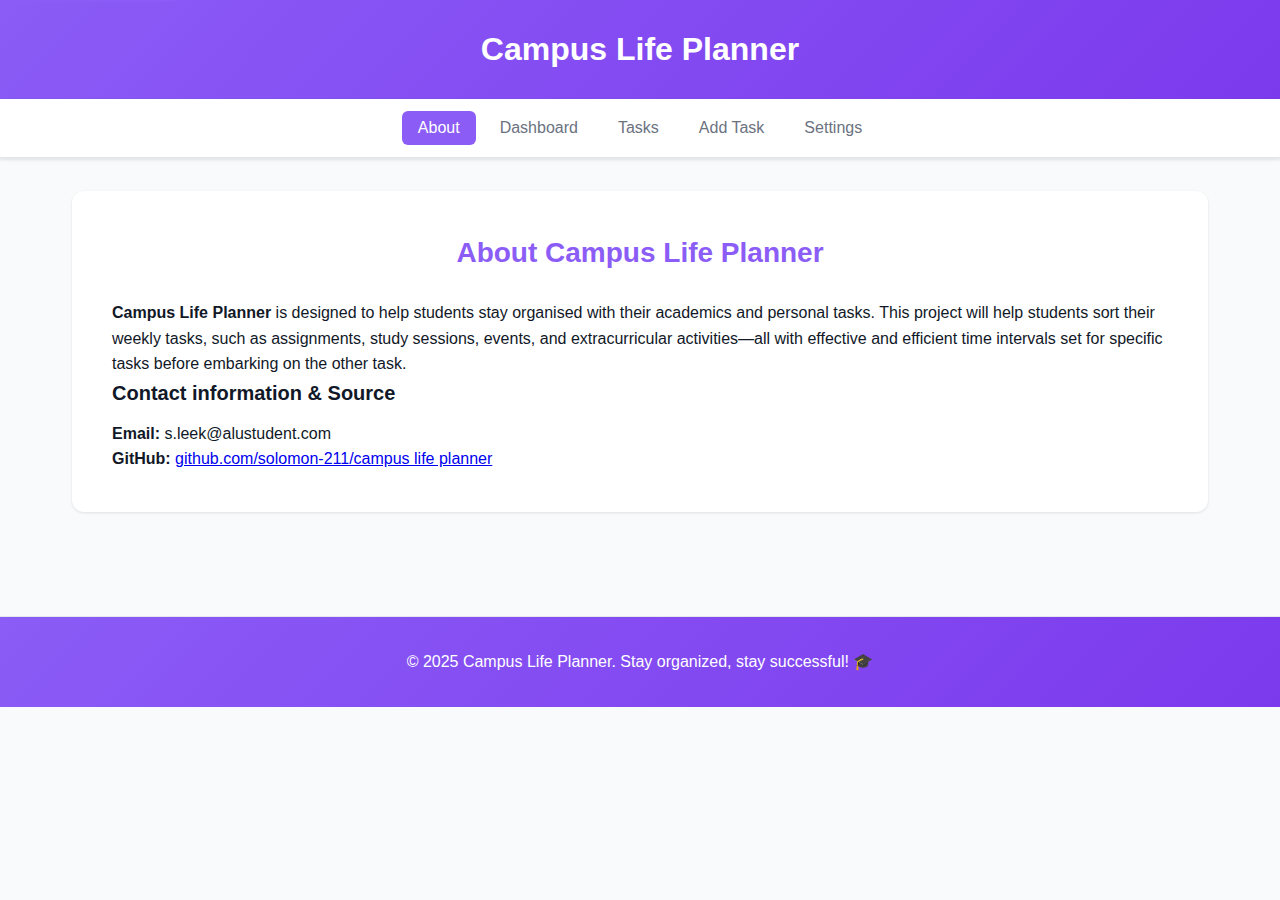
<file: index.html>
<!DOCTYPE html>
<html lang="en">
<head>
    <meta charset="UTF-8">
    
    <meta name="viewport" content="width=device-width, initial-scale=1.0">
    <title>Campus Life Planner</title>
    <link rel="stylesheet" href="styles/main.css">
</head>
<body>
    <a href="#main-content" class="skip-link">Skip to main content</a>
    <!-- Header section -->
    <header>
        <h1>Campus Life Planner</h1>
    </header>

    <nav role="navigation" aria-label="Main navigation">
        <ul>
            <li><button data-section="about" class="active">About</button></li>
            <li><button data-section="dashboard">Dashboard</button></li>
            <li><button data-section="tasks">Tasks</button></li>
            <li><button data-section="add">Add Task</button></li>
            <li><button data-section="settings">Settings</button></li>
        </ul>
    </nav>

    <main id="main-content">
        <!-- Status Messages -->
        <div role="status" aria-live="polite" aria-atomic="true" id="status-message" class="status-message"></div>

        <!-- About Section -->
        <section id="about" class="active">
            <h2>About Campus Life Planner</h2>
            <p><strong>Campus Life Planner</strong> is designed to help students stay organised with their academics and personal tasks. This project will help students sort their weekly tasks, such as assignments, study sessions, events, and extracurricular activities—all with effective and efficient time intervals set for specific tasks before embarking on the other task.</p>

            <h3>Contact information & Source</h3>
            <p>
                <strong>Email:</strong> s.leek@alustudent.com<br>
                <strong>GitHub:</strong> <a href="https://github.com/solomon-211/frontend_web_development_summative_assignment">github.com/solomon-211/campus life planner</a>
            </p>
        </section>

        <!-- Dashboard Section -->
        <section id="dashboard">
            <h2>Dashboard Overview</h2>
            
            <div class="stats-grid">
                <div class="stat-card">
                    <div class="stat-label">Total Tasks</div>
                    <div class="stat-value" id="stat-total">0</div>
                </div>
                <div class="stat-card">
                    <div class="stat-label">Total Hours</div>
                    <div class="stat-value" id="stat-hours">0</div>
                </div>
                <div class="stat-card">
                    <div class="stat-label">Top Tag</div>
                    <div class="stat-value" id="stat-top" style="font-size: 1.25rem;">-</div>
                </div>
                <div class="stat-card">
                    <div class="stat-label">This Week</div>
                    <div class="stat-value" id="stat-week">0h</div>
                </div>
            </div>

            <div class="form-group">
                <label for="weekly-goal">Weekly Time Goal (hours)</label>
                <input type="number" id="weekly-goal" min="0" step="0.5" placeholder="Set weekly goal">
            </div>
            
            <div role="status" aria-live="assertive" aria-atomic="true" id="goal-status"></div>

            <div class="trend-section">
                <h3>Time Spent (Last 7 Days)</h3>
                <div id="trend-chart"></div>
            </div>
        </section>

        <!-- Tasks Section -->
        <section id="tasks">
            <h2>Your Tasks</h2>

            <fieldset class="controls">
                <legend>Search Tasks</legend>
                <div class="search-box">
                    <input type="text" id="search-input" placeholder="Enter regex pattern (e.g., study|homework)" aria-label="Search tasks with regex">
                    <div class="search-options">
                        <label>
                            <input type="checkbox" id="case-insensitive" checked> Case insensitive
                        </label>
                        <button class="btn btn-secondary btn-sm" id="clear-search">Clear Search</button>
                    </div>
                </div>
            </fieldset>

            <div class="table-container">
                <table id="tasks-table">
                    <thead>
                        <tr>
                            <th class="sortable" data-sort="title">Title</th>
                            <th class="sortable" data-sort="duration">Duration</th>
                            <th class="sortable" data-sort="tag">Tag</th>
                            <th class="sortable" data-sort="dueDate">Due Date</th>
                            <th>Actions</th>
                        </tr>
                    </thead>
                    <tbody id="tasks-tbody"></tbody>
                </table>
            </div>

            <div class="tasks-cards" id="tasks-cards"></div>

            <div class="empty-state" id="empty-state">
                <div class="empty-state-icon"></div>
                <h3>No tasks yet</h3>
                <p>Add your first task to get organized!</p>
            </div>
        </section>

        <!-- Add/Edit Section -->
        <section id="add">
            <h2 id="form-title">Add New Task</h2>
            <fieldset>
                <legend>Task Details</legend>
                <div style="margin-bottom: 0.5rem;">
                    Please fill out the form below to add a new task or edit an existing one.
                </div>
            <form id="task-form">
                <input type="hidden" id="edit-id">
                
                <div class="form-group">
                    <label for="title">Task Title</label>
                    <input type="text" id="title" required 
                            aria-required="true"
                            placeholder="Enter task title"
                            aria-labelledby="title-label"
                            aria-describedby="title-error title-help"
                            pattern="^\S(?:.*\S)?$"
                            data-advanced-regex="\b(\w+)\s+\1\b">
                    <div class="error-message">Title cannot have leading/trailing spaces or duplicate words.</div>
                </div>

                <div class="form-group">
                    <label for="duration">Duration (minutes)</label>
                    <input type="text" id="duration" required aria-required="true" placeholder="e.g., 90">
                    <div class="error-message">Enter a valid duration (positive integer)</div>
                </div>

                <div class="form-group">
                    <label for="tag">Tag </label>
                    <select id="tag" required aria-required="true">
                        <option value="">Select tag</option>
                    </select>
                    <div class="error-message">Please select a valid tag</div>
                </div>

                <div class="form-group">
                    <label for="dueDate">Due Date</label>
                    <input type="date" id="dueDate" name="dueDate" required aria-required="true">
                    <div class="error-message">Date must be in YYYY-MM-DD format.</div>
                    <div style="margin-top: 0.5rem;">
                        Date must be in the format YYYY-MM-DD and cannot be in other formats!
                    </div>
                </div>
                <div class="form-group">
                    <label for="priority">Priority</label>
                    <select id="priority">
                        <option value="low">Low</option>
                        <option value="medium" selected>Medium</option>
                        <option value="high">High</option>
                    </select>
                    <div style="margin-top: 0.5rem;">
                        Set task priority level
                    </div>
                </div>

                <div class="btn-group">
                    <button type="submit" class="btn btn-primary" id="submit-btn">Add Task</button>
                    <button type="button" class="btn btn-secondary" id="cancel-btn">Cancel</button>
                </div>
            </form>
            </fieldset>
        </section>

        <!-- Settings Section -->
        <section id="settings">
            <h2>Settings</h2>
            <fieldset>
                <legend>Time Display Preferences</legend>
            <div class="form-group">
                <label>
                    <input type="radio" name="time-unit" value="minutes" checked>
                    Display in Minutes
                </label>
            </div>
            <div class="form-group">
                <label>
                    <input type="radio" name="time-unit" value="hours">
                    Display in Hours
                </label>
            </fieldset>
            <fieldset>
            <legend>Data Management</legend>
            
            <div class="btn-group">
                <button class="btn btn-primary" id="export-btn">📥 Export Data (JSON)</button>
                <label class="btn btn-secondary" style="cursor: pointer;">
                    📤 Import Data (JSON)
                    <input type="file" id="import-file" accept=".json" style="display: none;">
                </label>
                <div style="margin-top: 0.5rem;">
                    Download your tasks as a JSON file for backup or transfer. 
                    You can also import tasks from a JSON file.
                </div>
            
            </fieldset>
            <fieldset>
            <legend>Tags</legend>
            <p>Manage your task tags:</p>
            <div id="tags-list"></div>
            
            <div class="tag-add">
                <input type="text" id="new-tag" placeholder="New tag name">
                <button class="btn btn-primary btn-sm" id="add-tag">Add Tag</button>
            </div>
            <div style="margin-top: 0.5rem;">
                Tags can contain letters, spaces, and hyphens only
            </div>
            </fieldset>

            <fieldset>
            <legend>Danger Zone</legend>
            <button class="btn btn-danger" id="clear-all">Clear All Data</button>
            <div style="margin-top: 0.5rem;">
                This will permanently delete all your tasks and cannot be undone unless you have an export backup.
            </div>
            </fieldset>
        </section>
    </main>
<!-- Footer section -->
    <footer>
        <p>&copy; 2025 Campus Life Planner. Stay organized, stay successful! 🎓</p>
    </footer>

    <script type="module" src="scripts/main.js"></script>
</body>
</html>
</file>
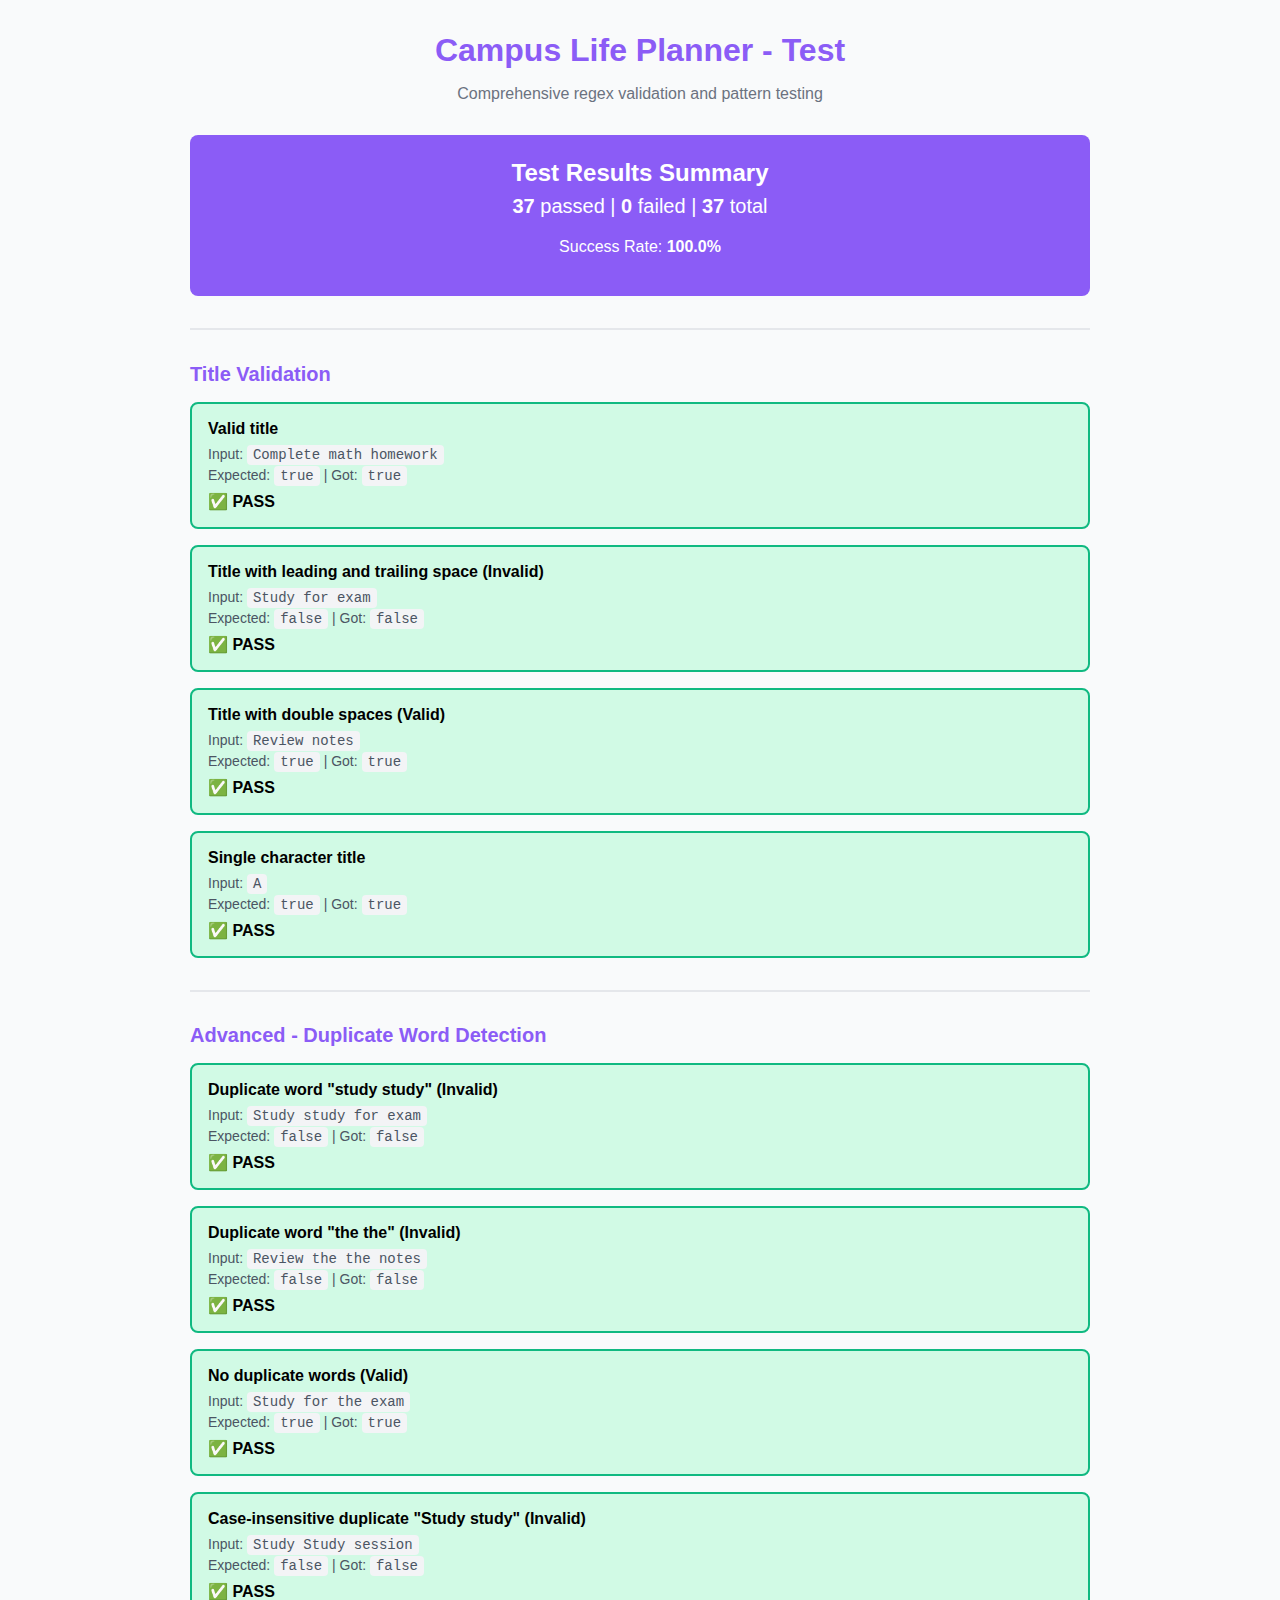
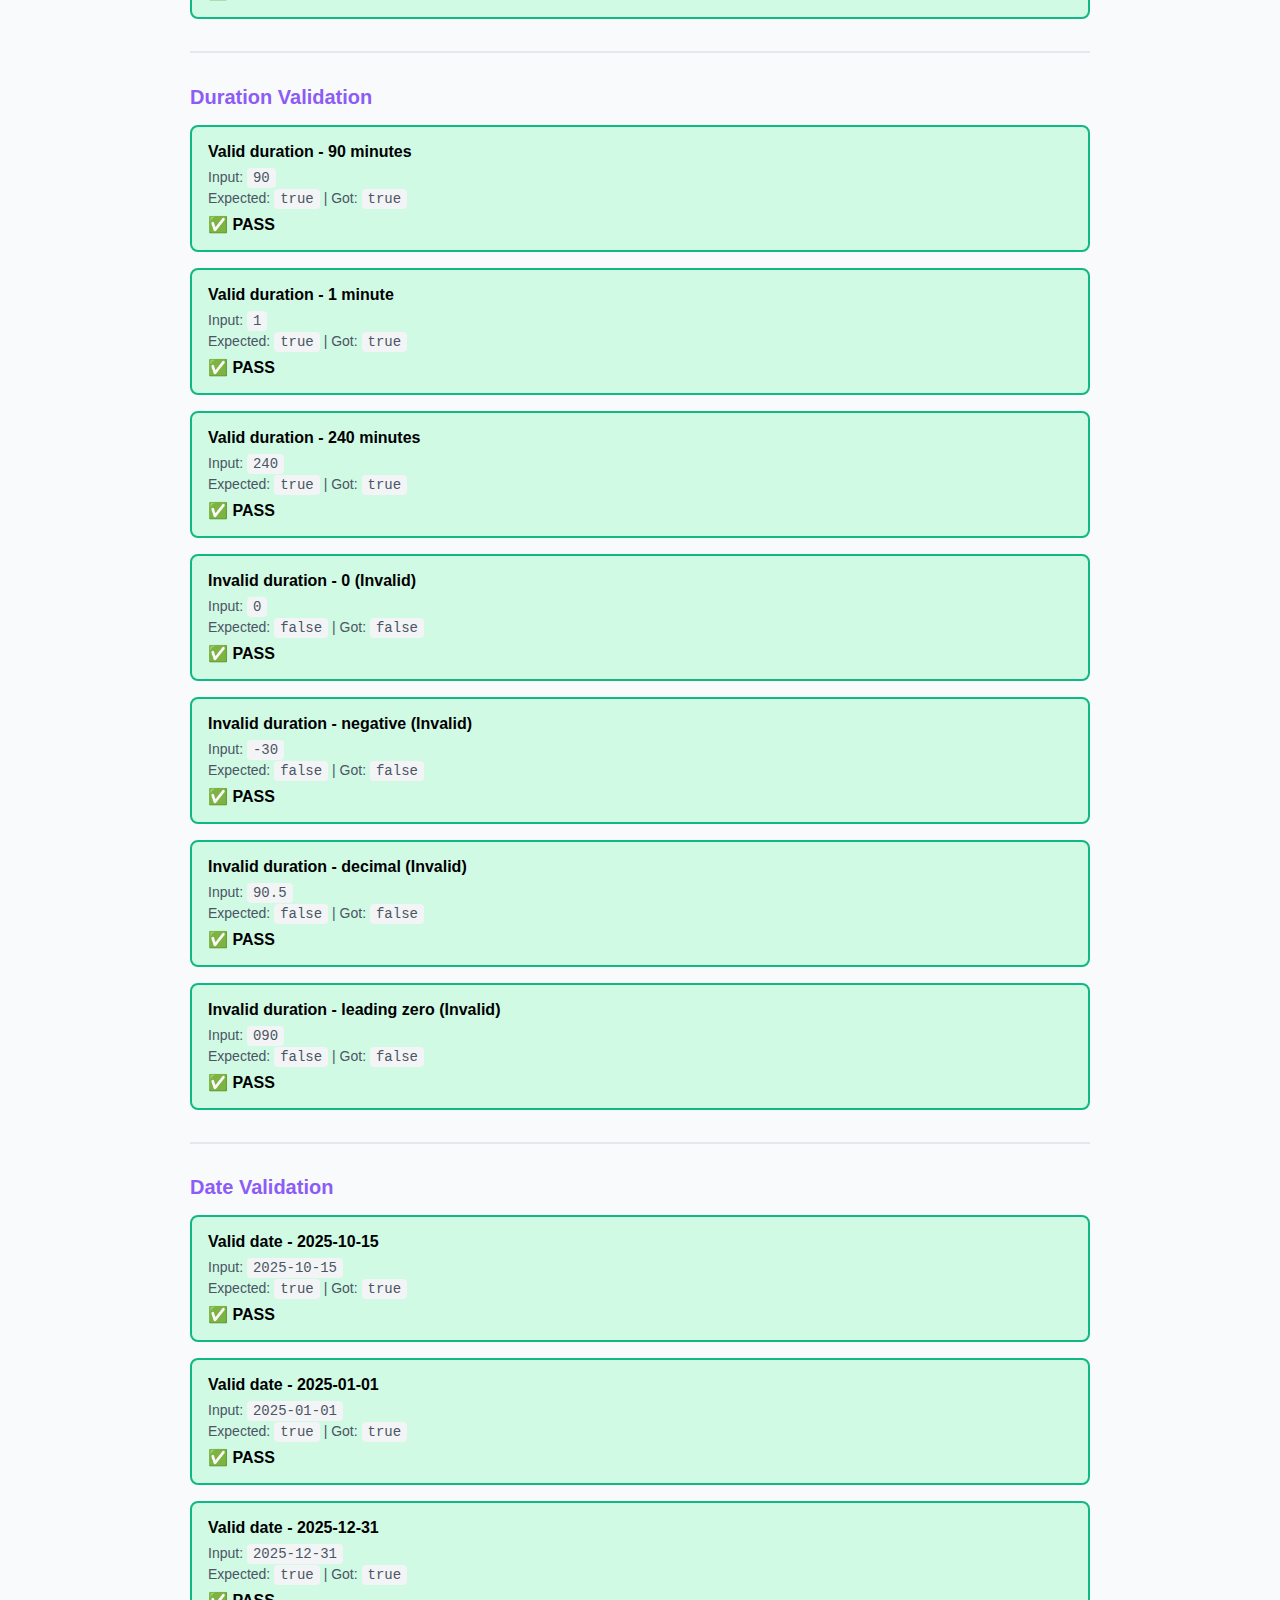
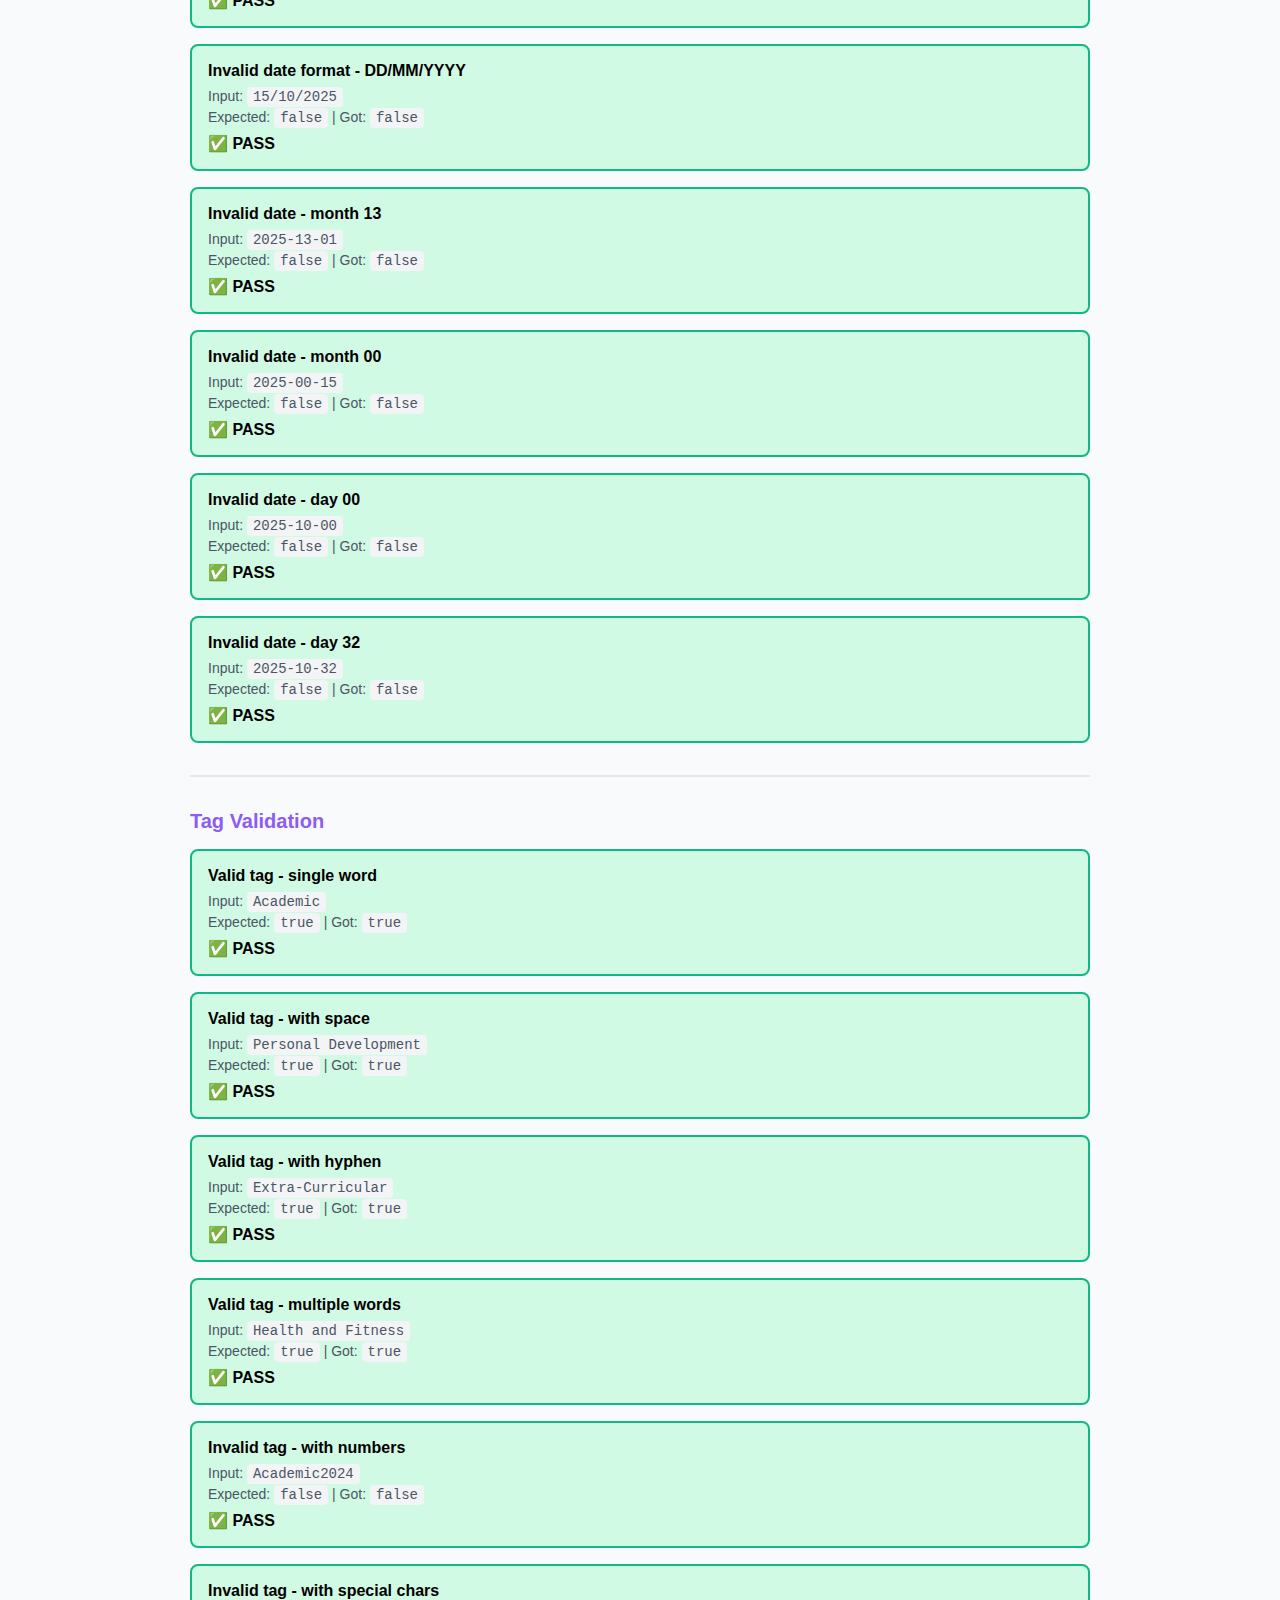
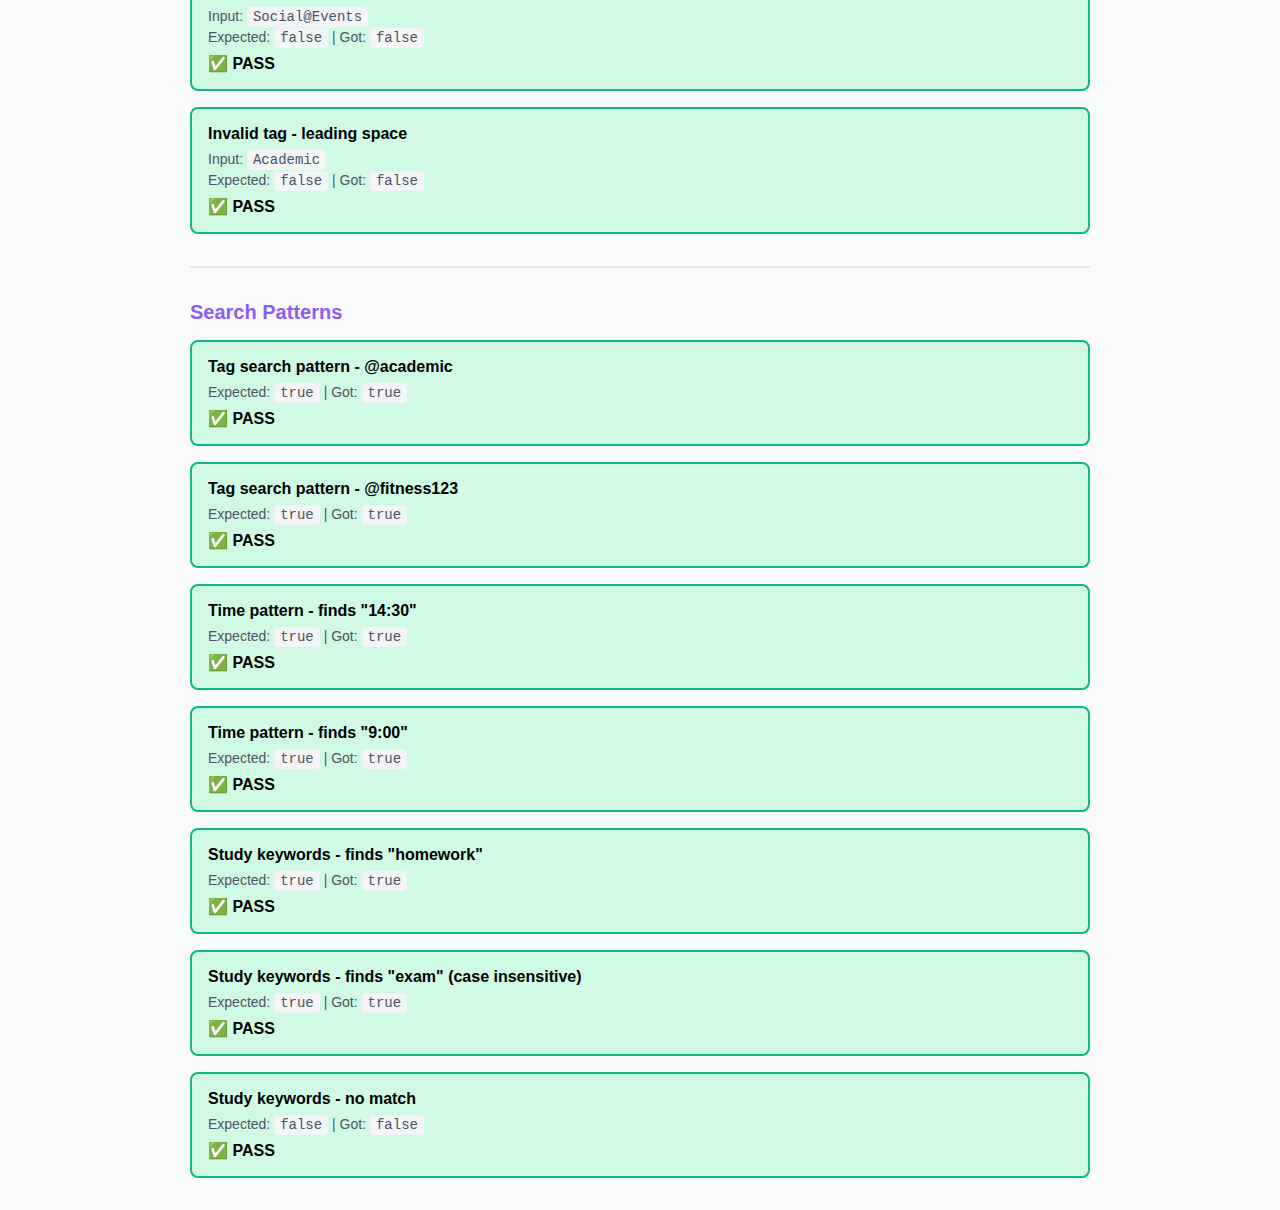
<file: test.html>
<!DOCTYPE html>
<html lang="en">
<head>
    <meta charset="UTF-8">
    <meta name="viewport" content="width=device-width, initial-scale=1.0">
    <title>Campus Planner Tests</title>
    <style>
        body {
            font-family: -Arial, Roboto, sans-serif;
            max-width: 900px;
            margin: 2rem auto;
            padding: 0 1rem;
            background: #f9fafb;
        }
        h1 {
            color: #8b5cf6;
            margin-bottom: 0.5rem;
            text-align: center;
        }
        .subtitle {
            color: #6b7280;
            margin-bottom: 2rem;
            text-align: center;
        }
        .test {
            margin: 1rem 0;
            padding: 1rem;
            border: 2px solid #e5e7eb;
            border-radius: 8px;
            background: white;
        }
        .pass {
            background: #d1fae5;
            border-color: #10b981;
        }
        .fail {
            background: #fee2e2;
            border-color: #ef4444;
        }
        .test-name {
            font-weight: 600;
            margin-bottom: 0.5rem;
        }
        .test-details {
            font-size: 0.875rem;
            color: #4b5563;
            margin: 0.25rem 0;
        }
        .test-status {
            font-weight: 700;
            font-size: 1rem;
            margin-top: 0.5rem;
        }
        code {
            background: #f3f4f6;
            padding: 2px 6px;
            border-radius: 4px;
            font-family: 'Courier New', monospace;
        }
        .summary {
            background: #8b5cf6;
            color: white;
            padding: 1.5rem;
            border-radius: 8px;
            margin-bottom: 2rem;
            text-align: center;
        }
        .summary h2 {
            margin: 0;
            font-size: 1.5rem;
        }
        .category {
            margin-top: 2rem;
            padding-top: 1rem;
            border-top: 2px solid #e5e7eb;
        }
        .category h2 {
            color: #8b5cf6;
            font-size: 1.25rem;
            margin-bottom: 1rem;
        }
    </style>
</head>
<body>
    <h1>Campus Life Planner - Test</h1>
    <p class="subtitle">Comprehensive regex validation and pattern testing</p>
    <div id="test-results"></div>

    <script type="module">
        import { validateField, VALIDATORS } from './scripts/validators.js';

        const tests = [
            // Basic Validation Tests
            {
                category: 'Title Validation',
                name: 'Valid title',
                field: 'title',
                value: 'Complete math homework',
                expected: true
            },
            {
                category: 'Title Validation',
                name: 'Title with leading and trailing space (Invalid)',
                field: 'title',
                value: ' Study for exam',
                expected: false
            },
            {
                category: 'Title Validation',
                name: 'Title with double spaces (Valid)',
                field: 'title',
                value: 'Review  notes',
                expected: true
            },
            {
                category: 'Title Validation',
                name: 'Single character title',
                field: 'title',
                value: 'A',
                expected: true
            },
            
            // Advanced: Duplicate Word Detection
            {
                category: 'Advanced - Duplicate Word Detection',
                name: 'Duplicate word "study study" (Invalid)',
                field: 'title',
                value: 'Study study for exam',
                expected: false
            },
            {
                category: 'Advanced - Duplicate Word Detection',
                name: 'Duplicate word "the the" (Invalid)',
                field: 'title',
                value: 'Review the the notes',
                expected: false
            },
            {
                category: 'Advanced - Duplicate Word Detection',
                name: 'No duplicate words (Valid)',
                field: 'title',
                value: 'Study for the exam',
                expected: true
            },
            {
                category: 'Advanced - Duplicate Word Detection',
                name: 'Case-insensitive duplicate "Study study" (Invalid)',
                field: 'title',
                value: 'Study Study session',
                expected: false
            },
            
            // Duration Validation
            {
                category: 'Duration Validation',
                name: 'Valid duration - 90 minutes',
                field: 'duration',
                value: '90',
                expected: true
            },
            {
                category: 'Duration Validation',
                name: 'Valid duration - 1 minute',
                field: 'duration',
                value: '1',
                expected: true
            },
            {
                category: 'Duration Validation',
                name: 'Valid duration - 240 minutes',
                field: 'duration',
                value: '240',
                expected: true
            },
            {
                category: 'Duration Validation',
                name: 'Invalid duration - 0 (Invalid)',
                field: 'duration',
                value: '0',
                expected: false
            },
            {
                category: 'Duration Validation',
                name: 'Invalid duration - negative (Invalid)',
                field: 'duration',
                value: '-30',
                expected: false
            },
            {
                category: 'Duration Validation',
                name: 'Invalid duration - decimal (Invalid)',
                field: 'duration',
                value: '90.5',
                expected: false
            },
            {
                category: 'Duration Validation',
                name: 'Invalid duration - leading zero (Invalid)',
                field: 'duration',
                value: '090',
                expected: false
            },
            
            // Date Validation
            {
                category: 'Date Validation',
                name: 'Valid date - 2025-10-15',
                field: 'date',
                value: '2025-10-15',
                expected: true
            },
            {
                category: 'Date Validation',
                name: 'Valid date - 2025-01-01',
                field: 'date',
                value: '2025-01-01',
                expected: true
            },
            {
                category: 'Date Validation',
                name: 'Valid date - 2025-12-31',
                field: 'date',
                value: '2025-12-31',
                expected: true
            },
            {
                category: 'Date Validation',
                name: 'Invalid date format - DD/MM/YYYY',
                field: 'date',
                value: '15/10/2025',
                expected: false
            },
            {
                category: 'Date Validation',
                name: 'Invalid date - month 13',
                field: 'date',
                value: '2025-13-01',
                expected: false
            },
            {
                category: 'Date Validation',
                name: 'Invalid date - month 00',
                field: 'date',
                value: '2025-00-15',
                expected: false
            },
            {
                category: 'Date Validation',
                name: 'Invalid date - day 00',
                field: 'date',
                value: '2025-10-00',
                expected: false
            },
            {
                category: 'Date Validation',
                name: 'Invalid date - day 32',
                field: 'date',
                value: '2025-10-32',
                expected: false
            },
            
            // Tag Validation
            {
                category: 'Tag Validation',
                name: 'Valid tag - single word',
                field: 'tag',
                value: 'Academic',
                expected: true
            },
            {
                category: 'Tag Validation',
                name: 'Valid tag - with space',
                field: 'tag',
                value: 'Personal Development',
                expected: true
            },
            {
                category: 'Tag Validation',
                name: 'Valid tag - with hyphen',
                field: 'tag',
                value: 'Extra-Curricular',
                expected: true
            },
            {
                category: 'Tag Validation',
                name: 'Valid tag - multiple words',
                field: 'tag',
                value: 'Health and Fitness',
                expected: true
            },
            {
                category: 'Tag Validation',
                name: 'Invalid tag - with numbers',
                field: 'tag',
                value: 'Academic2024',
                expected: false
            },
            {
                category: 'Tag Validation',
                name: 'Invalid tag - with special chars',
                field: 'tag',
                value: 'Social@Events',
                expected: false
            },
            {
                category: 'Tag Validation',
                name: 'Invalid tag - leading space',
                field: 'tag',
                value: ' Academic',
                expected: false
            },
            
            // Advanced Search Patterns
            {
                category: 'Search Patterns',
                name: 'Tag search pattern - @academic',
                test: () => VALIDATORS.tagSearch.test('@academic'),
                expected: true
            },
            {
                category: 'Search Patterns',
                name: 'Tag search pattern - @fitness123',
                test: () => VALIDATORS.tagSearch.test('@fitness123'),
                expected: true
            },
            {
                category: 'Search Patterns',
                name: 'Time pattern - finds "14:30"',
                test: () => VALIDATORS.timePattern.test('Meeting at 14:30'),
                expected: true
            },
            {
                category: 'Search Patterns',
                name: 'Time pattern - finds "9:00"',
                test: () => VALIDATORS.timePattern.test('Class starts 9:00'),
                expected: true
            },
            {
                category: 'Search Patterns',
                name: 'Study keywords - finds "homework"',
                test: () => VALIDATORS.studyKeywords.test('Complete homework assignment'),
                expected: true
            },
            {
                category: 'Search Patterns',
                name: 'Study keywords - finds "exam" (case insensitive)',
                test: () => VALIDATORS.studyKeywords.test('Prepare for EXAM'),
                expected: true
            },
            {
                category: 'Search Patterns',
                name: 'Study keywords - no match',
                test: () => VALIDATORS.studyKeywords.test('Gym workout session'),
                expected: false
            }
        ];

        function runTests() {
            const container = document.getElementById('test-results');
            let passed = 0;
            let failed = 0;
            const categories = {};

            // Group tests by category
            tests.forEach(test => {
                if (!categories[test.category]) {
                    categories[test.category] = [];
                }
                categories[test.category].push(test);
            });

            // Run tests and organize by category
            Object.keys(categories).forEach(category => {
                const categoryDiv = document.createElement('div');
                categoryDiv.className = 'category';
                
                const categoryTitle = document.createElement('h2');
                categoryTitle.textContent = category;
                categoryDiv.appendChild(categoryTitle);

                categories[category].forEach(test => {
                    const result = test.test ? test.test() : validateField(test.field, test.value);
                    const pass = result === test.expected;
                    
                    if (pass) passed++;
                    else failed++;

                    const div = document.createElement('div');
                    div.className = `test ${pass ? 'pass' : 'fail'}`;
                    
                    let html = `<div class="test-name">${test.name}</div>`;
                    
                    if (test.value !== undefined) {
                        html += `<div class="test-details">Input: <code>${test.value}</code></div>`;
                    }
                    
                    html += `
                        <div class="test-details">Expected: <code>${test.expected}</code> | Got: <code>${result}</code></div>
                        <div class="test-status">${pass ? '✅ PASS' : '❌ FAIL'}</div>
                    `;
                    
                    div.innerHTML = html;
                    categoryDiv.appendChild(div);
                });

                container.appendChild(categoryDiv);
            });

            // Add summary at the top
            const summary = document.createElement('div');
            summary.className = 'summary';
            summary.innerHTML = `
                <h2>Test Results Summary</h2>
                <p style="font-size: 1.25rem; margin-top: 0.5rem;">
                    <strong>${passed}</strong> passed | <strong>${failed}</strong> failed | 
                    <strong>${tests.length}</strong> total
                </p>
                <p style="margin-top: 0.5rem;">
                    Success Rate: <strong>${((passed / tests.length) * 100).toFixed(1)}%</strong>
                </p>
            `;
            container.insertBefore(summary, container.firstChild);
        }

        // Run tests when page loads
        runTests();
    </script>
</body>
</html>
</file>
<file: styles/main.css>
/* CSS Variables */
:root {
    --primary: #8b5cf6;
    --primary-dark: #7c3aed;
    --secondary: #64748b;
    --success: #10b981;
    --danger: #ef4444;
    --warning: #f59e0b;
    --bg-main: #ffffff;
    --bg-secondary: #f9fafb;
    --text-primary: #111827;
    --text-secondary: #6b7280;
    --border: #e5e7eb;
    --shadow: rgba(0, 0, 0, 0.1);
    --focus: #a78bfa;
}

/* Reset & Base */
* {
    margin: 0;
    padding: 0;
    box-sizing: border-box;
}

body {
    font-family: -apple-system, BlinkMacSystemFont, 'Segoe UI', Roboto, Oxygen, Ubuntu, Cantarell, sans-serif;
    line-height: 1.6;
    color: var(--text-primary);
    background: var(--bg-secondary);
}

/* Skip Link */
.skip-link {
    position: absolute;
    top: -40px;
    left: 0;
    background: var(--primary);
    color: white;
    padding: 8px 16px;
    text-decoration: none;
    z-index: 100;
    border-radius: 0 0 4px 0;
}

.skip-link:focus {
    top: 0;
}

/* Header */
header {
    background: linear-gradient(135deg, var(--primary) 0%, var(--primary-dark) 100%);
    color: white;
    padding: 1.5rem 1rem;
    box-shadow: 0 2px 8px var(--shadow);
    text-align: center;
}

header h1 {
    font-size: 1.5rem;
    font-weight: 700;
}

/* Navigation */
nav {
    background: white;
    border-bottom: 2px solid var(--border);
    position: sticky;
    top: 0;
    z-index: 50;
    box-shadow: 0 1px 3px var(--shadow);
}

nav ul {
    list-style: none;
    display: flex;
    flex-wrap: wrap;
    gap: 1rem;
    padding: 0.5rem 1rem;
    justify-content: center;
}

nav button {
    background: none;
    border: none;
    padding: 0.5rem 1rem;
    cursor: pointer;
    color: var(--text-secondary);
    font-size: 0.95rem;
    border-radius: 6px;
    transition: all 0.2s ease;
    font-weight: 500;
}

nav button:hover {
    background: var(--bg-secondary);
    color: var(--primary);
}

nav button.active {
    background: var(--primary);
    color: white;
}

nav button:focus {
    outline: 2px solid var(--focus);
    outline-offset: 2px;
}

/* Main Container */
main {
    max-width: 1200px;
    margin: 0 auto;
    padding: 1rem;
}

section {
    display: none;
    background: white;
    border-radius: 12px;
    padding: 1.5rem;
    margin-bottom: 1.5rem;
    box-shadow: 0 1px 3px var(--shadow);
    animation: fadeIn 0.3s ease-in;
}

section.active {
    display: block;
}

@keyframes fadeIn {
    from {
        opacity: 0;
        transform: translateY(10px);
    }
    to {
        opacity: 1;
        transform: translateY(0);
    }
}

h2 {
    font-size: 1.75rem;
    margin-bottom: 1.5rem;
    color: var(--primary);
    font-weight: 700;
    text-align: center;
}

h3 {
    font-size: 1.25rem;
    margin-bottom: 0.75rem;
    color: var(--text-primary);
    font-weight: 600;
}

/* Stats Grid */
.stats-grid {
    display: grid;
    grid-template-columns: 1fr;
    gap: 1rem;
    margin-bottom: 2rem;
}

.stat-card {
    background: linear-gradient(135deg, var(--bg-secondary) 0%, white 100%);
    padding: 1.5rem;
    border-radius: 10px;
    border-left: 4px solid var(--primary);
    box-shadow: 0 2px 4px var(--shadow);
    transition: transform 0.2s;
}

.stat-card:hover {
    transform: translateY(-2px);
    box-shadow: 0 4px 8px var(--shadow);
}

.stat-label {
    font-size: 0.875rem;
    color: var(--text-secondary);
    margin-bottom: 0.5rem;
    text-transform: uppercase;
    letter-spacing: 0.5px;
    font-weight: 600;
}

.stat-value {
    font-size: 1.25rem;
    font-weight: 700;
    color: var(--text-primary);
}

/* Trend Chart */
.trend-section {
    margin-top: 2rem;
    padding: 1.5rem;
    background: var(--bg-secondary);
    border-radius: 10px;
}

#trend-chart {
    display: flex;
    align-items: flex-end;
    gap: 0.5rem;
    height: 180px;
    margin-top: 1rem;
    padding: 1rem;
    background: white;
    border-radius: 8px;
}

.trend-bar {
    flex: 1;
    background: linear-gradient(to top, var(--primary), var(--primary-dark));
    border-radius: 6px 6px 0 0;
    transition: all 0.3s ease;
    min-height: 10px;
    position: relative;
    cursor: pointer;
}

.trend-bar:hover {
    opacity: 0.8;
    transform: translateY(-2px);
}

.trend-bar-label {
    position: absolute;
    bottom: -25px;
    left: 50%;
    transform: translateX(-50%);
    font-size: 0.75rem;
    color: var(--text-secondary);
    white-space: nowrap;
}

.trend-bar-value {
    position: absolute;
    top: -25px;
    left: 50%;
    transform: translateX(-50%);
    font-size: 0.75rem;
    font-weight: 600;
    color: var(--primary);
    white-space: nowrap;
}

/* Goal Status */
#goal-status {
    padding: 1rem;
    border-radius: 8px;
    margin-top: 1rem;
    font-weight: 500;
}

#goal-status.under-goal {
    background: #d1fae5;
    color: #065f46;
    border-left: 4px solid var(--success);
}

#goal-status.over-goal {
    background: #fef3c7;
    color: #92400e;
    border-left: 4px solid var(--warning);
}

#goal-status.met-goal {
    background: #dbeafe;
    color: #1e40af;
    border-left: 4px solid var(--primary);
}

/* Forms */
.form-group {
    margin-bottom: 1.25rem;
}

fieldset {
    margin-bottom: 1rem;
    border: 2px solid var(--border);
    padding: 1rem;
    border-radius: 8px;
    background: var(--bg-secondary);
}

legend{
    font-weight: 600;
    padding: 0 0.5rem;
    color: var(--primary);
    font-size: 1.25rem;
}

label {
    display: block;
    margin-bottom: 0.5rem;
    font-weight: 500;
    color: var(--text-primary);
}

input[type="text"],
input[type="number"],
input[type="date"],
select,
textarea {
    width: 100%;
    padding: 0.75rem;
    border: 2px solid var(--border);
    border-radius: 8px;
    font-size: 1rem;
    transition: all 0.2s;
    background: white;
}

input:focus,
select:focus,
textarea:focus {
    outline: none;
    border-color: var(--focus);
    box-shadow: 0 0 0 3px rgba(167, 139, 250, 0.1);
}

.error-message {
    color: var(--danger);
    font-size: 0.875rem;
    margin-top: 0.5rem;
    display: none;
}

.form-group.error input,
.form-group.error select {
    border-color: var(--danger);
}

.form-group.error .error-message {
    display: block;
}

/* Buttons */
.btn {
    padding: 0.75rem 1.5rem;
    border: none;
    border-radius: 8px;
    font-size: 1rem;
    cursor: pointer;
    transition: all 0.2s;
    font-weight: 600;
    display: inline-flex;
    align-items: center;
    gap: 0.5rem;
}

.btn:focus {
    outline: 2px solid var(--focus);
    outline-offset: 2px;
}

.btn-primary {
    background: var(--primary);
    color: white;
}

.btn-primary:hover {
    background: var(--primary-dark);
    transform: translateY(-1px);
    box-shadow: 0 4px 8px rgba(139, 92, 246, 0.3);
}

.btn-secondary {
    background: var(--secondary);
    color: white;
}

.btn-secondary:hover {
    background: #475569;
}

.btn-danger {
    background: var(--danger);
    color: white;
}

.btn-danger:hover {
    background: #dc2626;
}

.btn-sm {
    padding: 0.5rem 1rem;
    font-size: 0.875rem;
}

.btn-group {
    display: flex;
    gap: 0.75rem;
    flex-wrap: wrap;
}

/* Priority Badges */
.priority-high {
    color: var(--danger);
    font-weight: 600;
}

.priority-medium {
    color: var(--warning);
    font-weight: 600;
}

.priority-low {
    color: var(--secondary);
    font-weight: 600;
}

/* Table */
.table-container {
    overflow-x: auto;
    border-radius: 8px;
    border: 1px solid var(--border);
}

table {
    width: 100%;
    border-collapse: collapse;
}

th,
td {
    padding: 1rem;
    text-align: left;
    border-bottom: 1px solid var(--border);
}

th {
    background: var(--bg-secondary);
    font-weight: 600;
    color: var(--text-primary);
    cursor: pointer;
    user-select: none;
    transition: background 0.2s;
}

th:hover {
    background: #e5e7eb;
}

th.sortable::after {
    content: ' ↕';
    color: var(--text-secondary);
    font-size: 0.875rem;
}

th.sort-asc::after {
    content: ' ↑';
    color: var(--primary);
}

th.sort-desc::after {
    content: ' ↓';
    color: var(--primary);
}

tbody tr {
    transition: background 0.2s;
}

tbody tr:hover {
    background: var(--bg-secondary);
}

tbody tr:last-child td {
    border-bottom: none;
}

mark {
    background: #fef08a;
    padding: 2px 4px;
    border-radius: 3px;
    font-weight: 600;
}

/* Mobile Cards */
.tasks-cards {
    display: none;
}

.task-card {
    background: var(--bg-secondary);
    padding: 1.25rem;
    border-radius: 10px;
    margin-bottom: 1rem;
    border-left: 4px solid var(--primary);
    box-shadow: 0 2px 4px var(--shadow);
    transition: transform 0.2s;
}

.task-card:hover {
    transform: translateX(4px);
}

.task-card-header {
    display: flex;
    justify-content: space-between;
    align-items: start;
    margin-bottom: 0.75rem;
}

.task-card-title {
    font-weight: 600;
    font-size: 1.1rem;
    color: var(--text-primary);
}

.task-card-duration {
    font-weight: 700;
    font-size: 1.125rem;
    color: var(--primary);
}

.task-card-details {
    font-size: 0.875rem;
    color: var(--text-secondary);
    margin-bottom: 1rem;
}

/* Search & Controls */
.controls {
    display: flex;
    flex-direction: column;
    gap: 1rem;
    margin-bottom: 1.5rem;
}

.search-box {
    display: flex;
    flex-direction: column;
    gap: 0.75rem;
}

.search-options {
    display: flex;
    gap: 1rem;
    flex-wrap: wrap;
    align-items: center;
}
/* Tags */
#tags-list {
    display: flex;
    flex-wrap: wrap;
    gap: 0.75rem;
    margin-top: 1rem;
}

.tag-badge {
    background: var(--primary);
    color: white;
    padding: 0.5rem 1rem;
    border-radius: 20px;
    font-size: 0.875rem;
    display: inline-flex;
    align-items: center;
    gap: 0.75rem;
    font-weight: 500;
    transition: all 0.2s;
}

.tag-badge:hover {
    background: var(--primary-dark);
}

.tag-badge button {
    background: rgba(255, 255, 255, 0.3);
    border: none;
    color: white;
    cursor: pointer;
    font-size: 1.1rem;
    padding: 0 0.35rem;
    line-height: 1;
    border-radius: 50%;
    transition: background 0.2s;
}

.tag-badge button:hover {
    background: rgba(255, 255, 255, 0.5);
}

.tag-add {
    margin-top: 1rem;
    display: flex;
    gap: 0.75rem;
}

.tag-add input {
    flex: 1;
    max-width: 300px;
}

/* Status Messages */
.status-message {
    padding: 1rem 1.25rem;
    border-radius: 8px;
    margin-bottom: 1rem;
    display: none;
    font-weight: 500;
}

.status-message.success {
    background: #d1fae5;
    color: #065f46;
    border-left: 4px solid var(--success);
    display: block;
}

.status-message.error {
    background: #fee2e2;
    color: #991b1b;
    border-left: 4px solid var(--danger);
    display: block;
}

.status-message.warning {
    background: #fef3c7;
    color: #92400e;
    border-left: 4px solid var(--warning);
    display: block;
}

/* Empty State */
.empty-state {
    text-align: center;
    padding: 4rem 1rem;
    color: var(--text-secondary);
}

.empty-state-icon {
    font-size: 4rem;
    margin-bottom: 1rem;
    opacity: 0.5;
}

.empty-state h3 {
    color: var(--text-secondary);
    margin-bottom: 0.5rem;
}

/* Footer */
footer {
    background: linear-gradient(135deg, var(--primary) 0%, var(--primary-dark) 100%);
    border-top: 1px solid var(--border);
    padding: 2rem 1rem;
    text-align: center;
    color: white;
    margin-top: 3rem;
}

/* Responsive Design */
/* tablets and up */
@media (min-width: 768px) {
    header h1 {
        font-size: 2rem;
    }

    nav ul {
        gap: 0.5rem;
        padding: 0.75rem 1.5rem;
    }

    nav button {
        font-size: 1rem;
    }

    main {
        padding: 2rem;
    }

    section {
        padding: 2.5rem;
    }

    .stats-grid {
        grid-template-columns: repeat(2, 1fr);
    }

    .controls {
        flex-direction: row;
        align-items: end;
    }

    .search-box {
        flex: 1;
    }
}
/* laptops and up */
@media (min-width: 1024px) {
    .stats-grid {
        grid-template-columns: repeat(4, 1fr);
    }
}
/* phones and down */
@media (max-width: 767px) {
    table {
        display: none;
    }

    .tasks-cards {
        display: block;
    }
}

/* Print Styles */
@media print {
    nav,
    .btn,
    footer,
    .controls {
        display: none;
    }
    section {
        box-shadow: none;
    }
}
</file>
